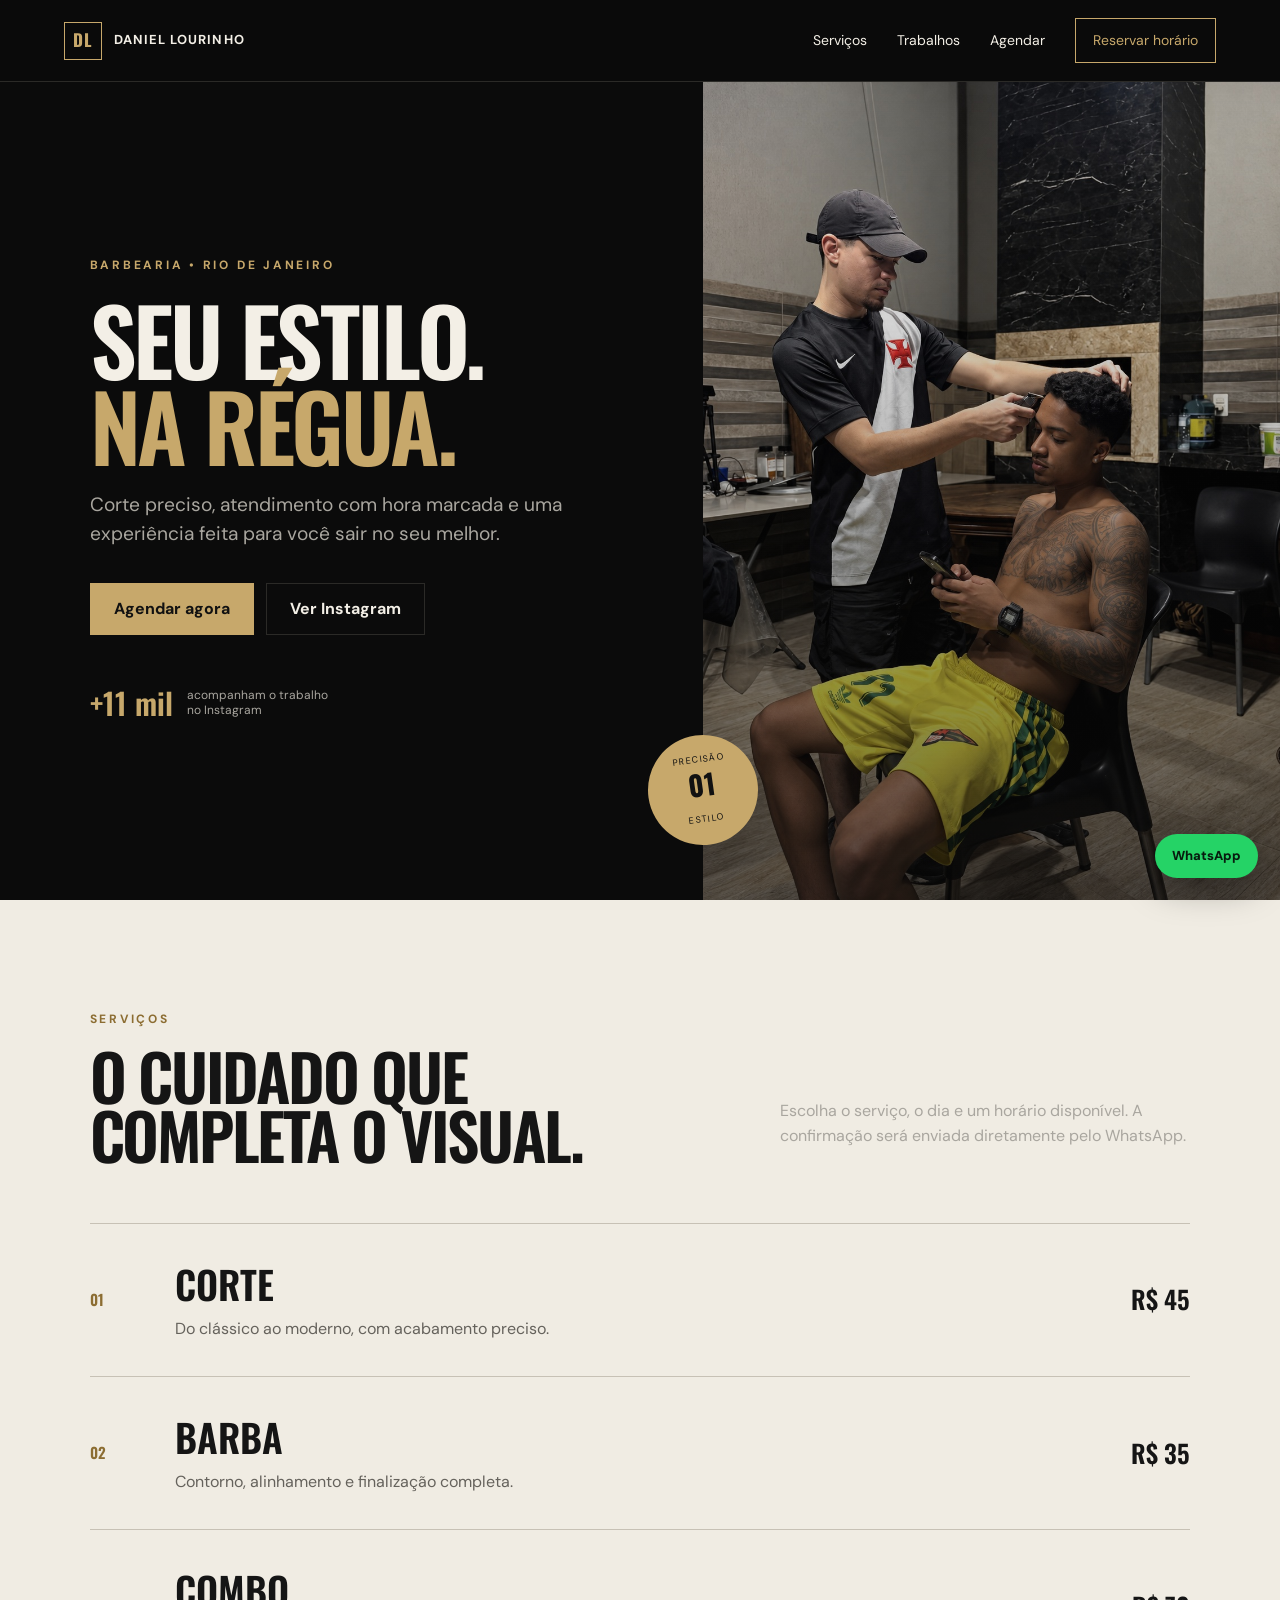
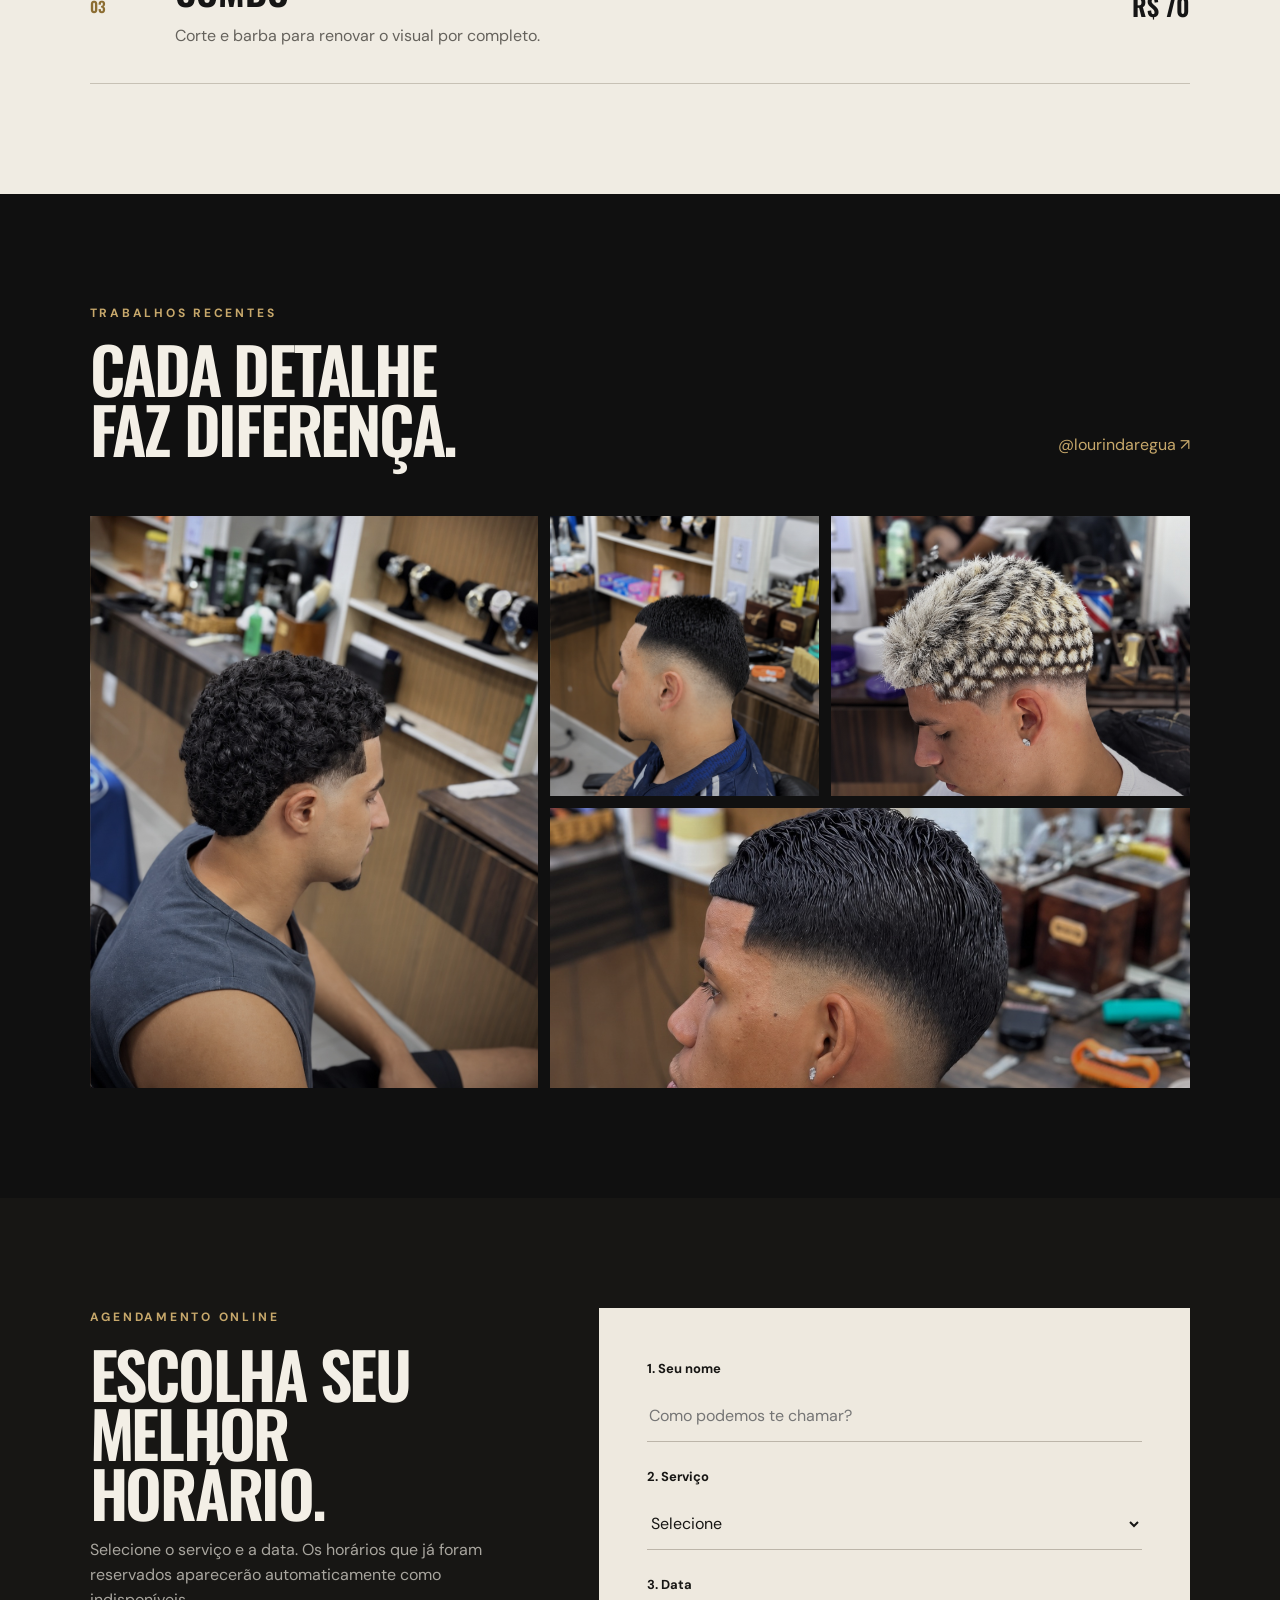
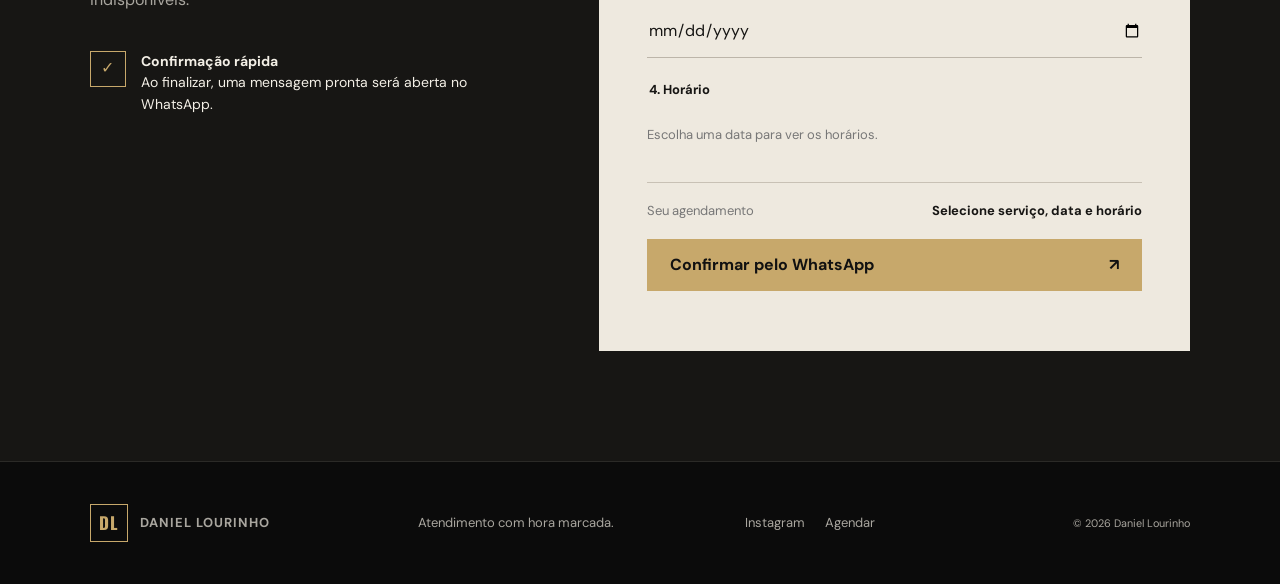
<file: index.html>
<!DOCTYPE html>
<html lang="pt-BR">

<head>
  <meta charset="UTF-8">

  <meta name="viewport" content="width=device-width, initial-scale=1.0">

  <meta name="description" content="Daniel Lourinho — cortes, barba e acabamento com hora marcada.">

  <meta name="theme-color" content="#0b0b0b">

  <title>Daniel Lourinho | Barber</title>

  <link rel="preconnect" href="https://fonts.googleapis.com">

  <link rel="preconnect" href="https://fonts.gstatic.com" crossorigin>

  <link href="https://fonts.googleapis.com/css2?family=DM+Sans:wght@400;500;600;700&family=Oswald:wght@500;600;700&display=swap" rel="stylesheet">

  <link rel="stylesheet" href="style.css">
</head>

<body>

  <header class="header" id="inicio">

    <a class="brand" href="#inicio" aria-label="Ir para o início">
      <span>DL</span>
      <b>Daniel Lourinho</b>
    </a>

    <button class="menu-btn" aria-label="Abrir menu" aria-expanded="false">
      <span></span>
      <span></span>
    </button>

    <nav class="nav">

      <a href="#servicos">Serviços</a>

      <a href="#trabalhos">Trabalhos</a>

      <a href="#agenda">Agendar</a>

      <a class="nav-cta" href="#agenda">
        Reservar horário
      </a>

    </nav>

  </header>

  <main>

    <section class="hero">

      <div class="hero-copy reveal">

        <p class="eyebrow">
          Barbearia • Rio de Janeiro
        </p>

        <h1>
          Seu estilo.
          <br>
          <em>Na régua.</em>
        </h1>

        <p class="lead">
          Corte preciso, atendimento com hora marcada e uma
          experiência feita para você sair no seu melhor.
        </p>

        <div class="hero-actions">

          <a class="btn primary" href="#agenda">
            Agendar agora
          </a>

          <a class="btn ghost" href="https://instagram.com/lourindaregua" target="_blank" rel="noopener">
            Ver Instagram
          </a>

        </div>

        <div class="proof">

          <strong>+11 mil</strong>

          <span>
            acompanham o trabalho
            <br>
            no Instagram
          </span>

        </div>

      </div>

      <div class="hero-art reveal" aria-label="Foto principal do barbeiro">

        <div class="photo-placeholder">

          <span>
            FOTO
            <br>
            PRINCIPAL
          </span>

          <small>
            Adicione assets/hero.jpg
          </small>

        </div>

        <div class="stamp">
          Precisão
          <br>
          <b>01</b>
          <br>
          Estilo
        </div>

      </div>

    </section>

    <section class="services section" id="servicos">

      <div class="section-head reveal">

        <div>

          <p class="eyebrow">
            Serviços
          </p>

          <h2>
            O cuidado que
            <br>
            completa o visual.
          </h2>

        </div>

        <p>
          Escolha o serviço, o dia e um horário disponível.
          A confirmação será enviada diretamente pelo WhatsApp.
        </p>

      </div>

      <div class="service-grid">

        <article class="service reveal">

          <span>01</span>

          <div>

            <h3>Corte</h3>

            <p>
              Do clássico ao moderno, com acabamento preciso.
            </p>

          </div>

          <strong>R$ 45</strong>

        </article>

        <article class="service reveal">

          <span>02</span>

          <div>

            <h3>Barba</h3>

            <p>
              Contorno, alinhamento e finalização completa.
            </p>

          </div>

          <strong>R$ 35</strong>

        </article>

        <article class="service reveal">

          <span>03</span>

          <div>

            <h3>Combo</h3>

            <p>
              Corte e barba para renovar o visual por completo.
            </p>

          </div>

          <strong>R$ 70</strong>

        </article>

      </div>

    </section>

    <section class="work section" id="trabalhos">

      <div class="section-head reveal">

        <div>

          <p class="eyebrow">
            Trabalhos recentes
          </p>

          <h2>
            Cada detalhe
            <br>
            faz diferença.
          </h2>

        </div>

        <a href="https://instagram.com/lourindaregua" target="_blank" rel="noopener">
          @lourindaregua ↗
        </a>

      </div>

      <div class="gallery">

        <div class="gallery-photo g1 reveal" aria-label="Corte realizado por Daniel Lourinho"></div>

        <div class="gallery-photo g2 reveal" aria-label="Corte realizado por Daniel Lourinho"></div>

        <div class="gallery-photo g3 reveal" aria-label="Corte realizado por Daniel Lourinho"></div>

        <div class="gallery-photo g4 reveal" aria-label="Corte realizado por Daniel Lourinho"></div>

      </div>

    </section>

    <section class="booking section" id="agenda">

      <div class="booking-intro reveal">

        <p class="eyebrow">
          Agendamento online
        </p>

        <h2>
          Escolha seu
          <br>
          melhor horário.
        </h2>

        <p>
          Selecione o serviço e a data. Os horários que já foram
          reservados aparecerão automaticamente como indisponíveis.
        </p>

        <div class="booking-note">

          <span>✓</span>

          <p>
            <b>Confirmação rápida</b>
            <br>
            Ao finalizar, uma mensagem pronta será aberta no WhatsApp.
          </p>

        </div>

      </div>

      <form class="booking-card reveal" id="booking-form">

        <label for="name">
          1. Seu nome
        </label>

        <input id="name" type="text" placeholder="Como podemos te chamar?" required>

        <label for="service">
          2. Serviço
        </label>

        <select id="service" required>

          <option value="">
            Selecione
          </option>

          <option value="Corte|45">
            Corte — R$ 45
          </option>

          <option value="Barba|35">
            Barba — R$ 35
          </option>

          <option value="Combo corte + barba|70">
            Combo — R$ 70
          </option>

        </select>

        <label for="date">
          3. Data
        </label>

        <input id="date" type="date" required>

        <fieldset>

          <legend>
            4. Horário
          </legend>

          <div class="slots" id="slots">

            <p class="slot-help">
              Escolha uma data para ver os horários.
            </p>

          </div>

        </fieldset>

        <div class="summary" id="summary">

          <span>
            Seu agendamento
          </span>

          <strong>
            Selecione serviço, data e horário
          </strong>

        </div>

        <button class="btn primary submit" type="submit">

          Confirmar pelo WhatsApp

          <span>↗</span>

        </button>

        <p class="form-status" id="form-status" role="status"></p>

      </form>

    </section>

  </main>

  <footer>

    <a class="brand" href="#inicio">

      <span>DL</span>

      <b>Daniel Lourinho</b>

    </a>

    <p>
      Atendimento com hora marcada.
    </p>

    <div>

      <a href="https://instagram.com/lourindaregua" target="_blank" rel="noopener">
        Instagram
      </a>

      <a href="#agenda">
        Agendar
      </a>

    </div>

    <small>
      © <span id="year"></span> Daniel Lourinho
    </small>

  </footer>

  <a class="float-wa" href="#agenda" aria-label="Agendar pelo WhatsApp">
    WhatsApp
  </a>

  <script src="script.js"></script>

</body>

</html>
</file>
<file: style.css>
:root {
  --background: #0b0b0b;
  --card: #141414;
  --white: #f3efe6;
  --gray: #a9a69f;
  --gold: #c7a86b;
  --line: #2b2a27;
  --green: #25d366;
}

* {
  box-sizing: border-box;
}

html {
  scroll-behavior: smooth;
}

body {
  margin: 0;
  background: var(--background);
  color: var(--white);
  font-family: "DM Sans", sans-serif;
  font-size: 16px;
  line-height: 1.55;
}

body.menu-open {
  overflow: hidden;
}

a {
  color: inherit;
  text-decoration: none;
}

button,
input,
select {
  font: inherit;
}

.header {
  width: 100%;
  height: 82px;
  padding: 0 clamp(22px, 5vw, 78px);

  display: flex;
  align-items: center;
  justify-content: space-between;

  position: sticky;
  top: 0;
  z-index: 20;

  background: rgba(11, 11, 11, 0.9);
  border-bottom: 1px solid var(--line);
  backdrop-filter: blur(16px);
}

.brand {
  display: flex;
  align-items: center;
  gap: 12px;

  font-size: 13px;
  letter-spacing: 0.08em;
  text-transform: uppercase;
}

.brand span {
  width: 38px;
  height: 38px;

  display: grid;
  place-items: center;

  border: 1px solid var(--gold);
  color: var(--gold);

  font-family: "Oswald", sans-serif;
  font-size: 17px;
  font-weight: 700;
}

.nav {
  display: flex;
  align-items: center;
  gap: 30px;

  font-size: 14px;
}

.nav a:not(.nav-cta) {
  transition: color 0.25s;
}

.nav a:not(.nav-cta):hover {
  color: var(--gold);
}

.nav-cta {
  padding: 11px 17px;

  border: 1px solid var(--gold);
  color: var(--gold);

  transition:
    background 0.25s,
    color 0.25s;
}

.nav-cta:hover {
  background: var(--gold);
  color: #111111;
}

.menu-btn {
  display: none;

  background: none;
  border: 0;
  cursor: pointer;
}

.hero {
  min-height: calc(100vh - 82px);
  padding-left: clamp(22px, 7vw, 110px);

  display: grid;
  grid-template-columns: 1.03fr 0.97fr;

  overflow: hidden;
}

.hero-copy {
  align-self: center;
  padding: 70px 7vw 70px 0;

  position: relative;
  z-index: 2;
}

.eyebrow {
  margin: 0;

  color: var(--gold);

  font-size: 12px;
  font-weight: 700;
  letter-spacing: 0.23em;
  text-transform: uppercase;
}

.hero h1,
.section h2 {
  margin: 22px 0;

  font-family: "Oswald", sans-serif;
  font-size: clamp(54px, 7.2vw, 110px);
  font-weight: 600;
  line-height: 0.93;

  letter-spacing: -0.035em;
  text-transform: uppercase;
}

.hero h1 em {
  color: var(--gold);
  font-style: normal;
}

.lead {
  max-width: 590px;

  color: var(--gray);

  font-size: clamp(17px, 1.5vw, 21px);
}

.hero-actions {
  margin: 34px 0 45px;

  display: flex;
  flex-wrap: wrap;
  gap: 12px;
}

.btn {
  min-height: 52px;
  padding: 0 23px;

  display: inline-flex;
  align-items: center;
  justify-content: center;

  border: 1px solid var(--line);

  font-weight: 700;

  cursor: pointer;
  transition:
    background 0.25s,
    color 0.25s,
    border-color 0.25s,
    transform 0.25s;
}

.btn:hover {
  transform: translateY(-2px);
}

.btn.primary {
  background: var(--gold);
  border-color: var(--gold);
  color: #111111;
}

.btn.primary:hover {
  background: #dbc184;
}

.btn.ghost:hover {
  border-color: var(--gold);
  color: var(--gold);
}

.proof {
  display: flex;
  align-items: center;
  gap: 14px;
}

.proof strong {
  color: var(--gold);

  font-family: "Oswald", sans-serif;
  font-size: 30px;
  font-weight: 600;
}

.proof span {
  color: var(--gray);

  font-size: 12px;
  line-height: 1.3;
}

.hero-art {
  min-height: 650px;

  position: relative;

  display: grid;
  place-items: center;

  background-color: #181715;
  background-image:
    linear-gradient(to top, rgba(11, 11, 11, 0.6), transparent),
    url("assets/hero.jpg");

  background-position: center;
  background-size: cover;
}

.photo-placeholder {
  position: absolute;
  inset: 0;
  z-index: -1;

  display: grid;
  place-content: center;

  background: radial-gradient(circle at 55% 40%, #3b3730, #171614 60%);

  color: #6f6a61;

  font-family: "Oswald", sans-serif;
  font-size: 36px;
  font-weight: 600;
  line-height: 1;

  letter-spacing: 0.08em;
  text-align: center;
}

.photo-placeholder small {
  margin-top: 15px;

  font-family: "DM Sans", sans-serif;
  font-size: 12px;
}

.stamp {
  width: 110px;
  height: 110px;

  position: absolute;
  bottom: 55px;
  left: -55px;

  display: grid;
  place-content: center;

  background: var(--gold);
  border-radius: 50%;
  color: #111111;

  font-size: 9px;
  letter-spacing: 0.16em;
  line-height: 1.3;
  text-align: center;
  text-transform: uppercase;

  transform: rotate(-8deg);
}

.stamp b {
  font-family: "Oswald", sans-serif;
  font-size: 28px;
  font-weight: 700;
}

.section {
  padding: 110px clamp(22px, 7vw, 110px);
}

.section-head {
  margin-bottom: 58px;

  display: flex;
  align-items: flex-end;
  justify-content: space-between;
  gap: 40px;
}

.section h2 {
  margin: 17px 0 0;

  font-size: clamp(43px, 5vw, 72px);
}

.section-head > p {
  max-width: 410px;

  color: var(--gray);
}

.section-head > a {
  color: var(--gold);
}

.services {
  background: #f0ece3;
  color: #151515;
}

.services .eyebrow {
  color: #8c6d32;
}

.service-grid {
  border-top: 1px solid #c7c1b5;
}

.service {
  padding: 30px 0;

  display: grid;
  grid-template-columns: 60px 1fr auto;
  align-items: center;
  gap: 25px;

  border-bottom: 1px solid #c7c1b5;
}

.service > span {
  color: #8c6d32;

  font-family: "Oswald", sans-serif;
  font-size: 15px;
  font-weight: 600;
}

.service h3 {
  margin: 0;

  font-family: "Oswald", sans-serif;
  font-size: clamp(26px, 3vw, 42px);
  font-weight: 600;

  text-transform: uppercase;
}

.service p {
  margin: 4px 0;

  color: #65625c;
}

.service strong {
  font-family: "Oswald", sans-serif;
  font-size: 25px;
  font-weight: 600;
}

.work {
  background: #101010;
}

.gallery {
  display: grid;
  grid-template-columns: 1.25fr 0.75fr 1fr;
  grid-template-rows: 280px 280px;
  gap: 12px;
}

.gallery-photo {
  position: relative;

  overflow: hidden;

  background-color: #25231f;
  background-position: center;
  background-size: cover;

  transition: transform 0.4s;
}

.gallery-photo:hover {
  transform: scale(0.985);
}

.gallery-photo span {
  position: absolute;
  inset: 0;

  display: grid;
  place-items: center;

  color: #777269;

  font-family: monospace;
  font-size: 12px;
}

.g1 {
  grid-row: 1 / 3;

  background-image:
    linear-gradient(rgba(0, 0, 0, 0.05), rgba(0, 0, 0, 0.25)),
    url("assets/corte-1.jpg");
}

.g2 {
  background-image:
    linear-gradient(rgba(0, 0, 0, 0.05), rgba(0, 0, 0, 0.25)),
    url("assets/corte-2.jpg");
}

.g3 {
  background-image:
    linear-gradient(rgba(0, 0, 0, 0.05), rgba(0, 0, 0, 0.25)),
    url("assets/corte-3.jpg");
}

.g4 {
  grid-column: 2 / 4;

  background-image:
    linear-gradient(rgba(0, 0, 0, 0.05), rgba(0, 0, 0, 0.25)),
    url("assets/corte-4.jpg");
}

.booking {
  display: grid;
  grid-template-columns: 0.8fr 1.2fr;
  gap: 9vw;

  background: #171614;
}

.booking-intro > p:not(.eyebrow) {
  max-width: 470px;

  color: var(--gray);
}

.booking-note {
  margin-top: 38px;

  display: flex;
  gap: 15px;
}

.booking-note > span {
  width: 36px;
  height: 36px;

  display: grid;
  flex-shrink: 0;
  place-items: center;

  border: 1px solid var(--gold);
  color: var(--gold);
}

.booking-note p {
  margin: 0;

  font-size: 14px;
}

.booking-card {
  padding: clamp(24px, 4vw, 48px);

  background: #eee9df;
  color: #171614;
}

label,
legend {
  font-size: 13px;
  font-weight: 700;
}

input,
select {
  width: 100%;
  height: 52px;
  margin: 9px 0 22px;

  background: transparent;
  border: 0;
  border-bottom: 1px solid #bcb5a9;
  border-radius: 0;
  color: #171614;
  outline: none;
}

input:focus,
select:focus {
  border-color: #8c6d32;
}

fieldset {
  margin: 0 0 24px;
  padding: 0;

  border: 0;
}

.slots {
  margin-top: 12px;

  display: grid;
  grid-template-columns: repeat(4, 1fr);
  gap: 8px;
}

.slot {
  height: 43px;

  background: transparent;
  border: 1px solid #c8c1b5;

  cursor: pointer;
  transition:
    background 0.2s,
    color 0.2s;
}

.slot:hover,
.slot.active {
  background: #171614;
  color: #ffffff;
}

.slot:disabled {
  opacity: 0.35;

  cursor: not-allowed;
  text-decoration: line-through;
}

.slot-help {
  grid-column: 1 / -1;

  color: #777777;

  font-size: 13px;
}

.summary {
  padding: 18px 0;

  display: flex;
  justify-content: space-between;
  gap: 15px;

  border-top: 1px solid #c8c1b5;

  font-size: 13px;
}

.summary span {
  color: #777777;
}

.submit {
  width: 100%;

  justify-content: space-between;

  border: 0;
}

.form-status {
  margin-bottom: 0;

  font-size: 12px;
}

.form-status.error {
  color: #a12c2c;
}

footer {
  padding: 38px clamp(22px, 7vw, 110px);

  display: grid;
  grid-template-columns: 1fr 1fr 1fr auto;
  align-items: center;
  gap: 25px;

  border-top: 1px solid var(--line);
  color: var(--gray);

  font-size: 13px;
}

footer > div {
  display: flex;
  gap: 20px;
}

footer a:hover {
  color: var(--gold);
}

.float-wa {
  padding: 12px 17px;

  position: fixed;
  right: 22px;
  bottom: 22px;
  z-index: 10;

  background: var(--green);
  border-radius: 99px;
  color: #071b0e;

  font-size: 13px;
  font-weight: 800;

  box-shadow: 0 10px 35px rgba(0, 0, 0, 0.35);
}

.reveal {
  opacity: 0;

  transform: translateY(22px);
  transition:
    opacity 0.7s ease,
    transform 0.7s ease;
}

.reveal.visible {
  opacity: 1;

  transform: none;
}

@media (max-width: 850px) {
  .header {
    height: 70px;
  }

  .menu-btn {
    padding: 10px;

    display: grid;
    gap: 6px;
  }

  .menu-btn span {
    width: 24px;
    height: 1px;

    background: #ffffff;
  }

  .nav {
    padding: 25px;

    position: absolute;
    top: 70px;
    right: 0;
    left: 0;

    display: none;
    flex-direction: column;
    align-items: stretch;

    background: #111111;
    border-bottom: 1px solid var(--line);
  }

  .nav.open {
    display: flex;
  }

  .hero {
    padding: 0;

    grid-template-columns: 1fr;
  }

  .hero-copy {
    padding: 75px 22px 50px;
  }

  .hero-art {
    min-height: 520px;
  }

  .stamp {
    bottom: 22px;
    left: 22px;
  }

  .section {
    padding: 78px 22px;
  }

  .section-head {
    display: block;
  }

  .section-head > p {
    margin-top: 25px;
  }

  .service {
    grid-template-columns: 40px 1fr;
  }

  .service strong {
    grid-column: 2;
  }

  .service p {
    font-size: 14px;
  }

  .gallery {
    grid-template-columns: 1fr 1fr;
    grid-template-rows: 330px 220px 220px;
  }

  .g1 {
    grid-column: 1 / 3;
    grid-row: auto;
  }

  .g4 {
    grid-column: 1 / 3;
  }

  .booking {
    grid-template-columns: 1fr;
    gap: 45px;
  }

  .slots {
    grid-template-columns: repeat(3, 1fr);
  }

  footer {
    grid-template-columns: 1fr;
    align-items: flex-start;
  }

  .float-wa {
    right: 14px;
    bottom: 14px;
  }

  .hero h1 {
    font-size: 64px;
  }
}

@media (max-width: 420px) {
  .hero h1 {
    font-size: 55px;
  }

  .gallery {
    grid-template-rows: 300px 180px 180px;
  }

  .slots {
    grid-template-columns: repeat(2, 1fr);
  }

  .summary {
    flex-direction: column;
  }
}
</file>
